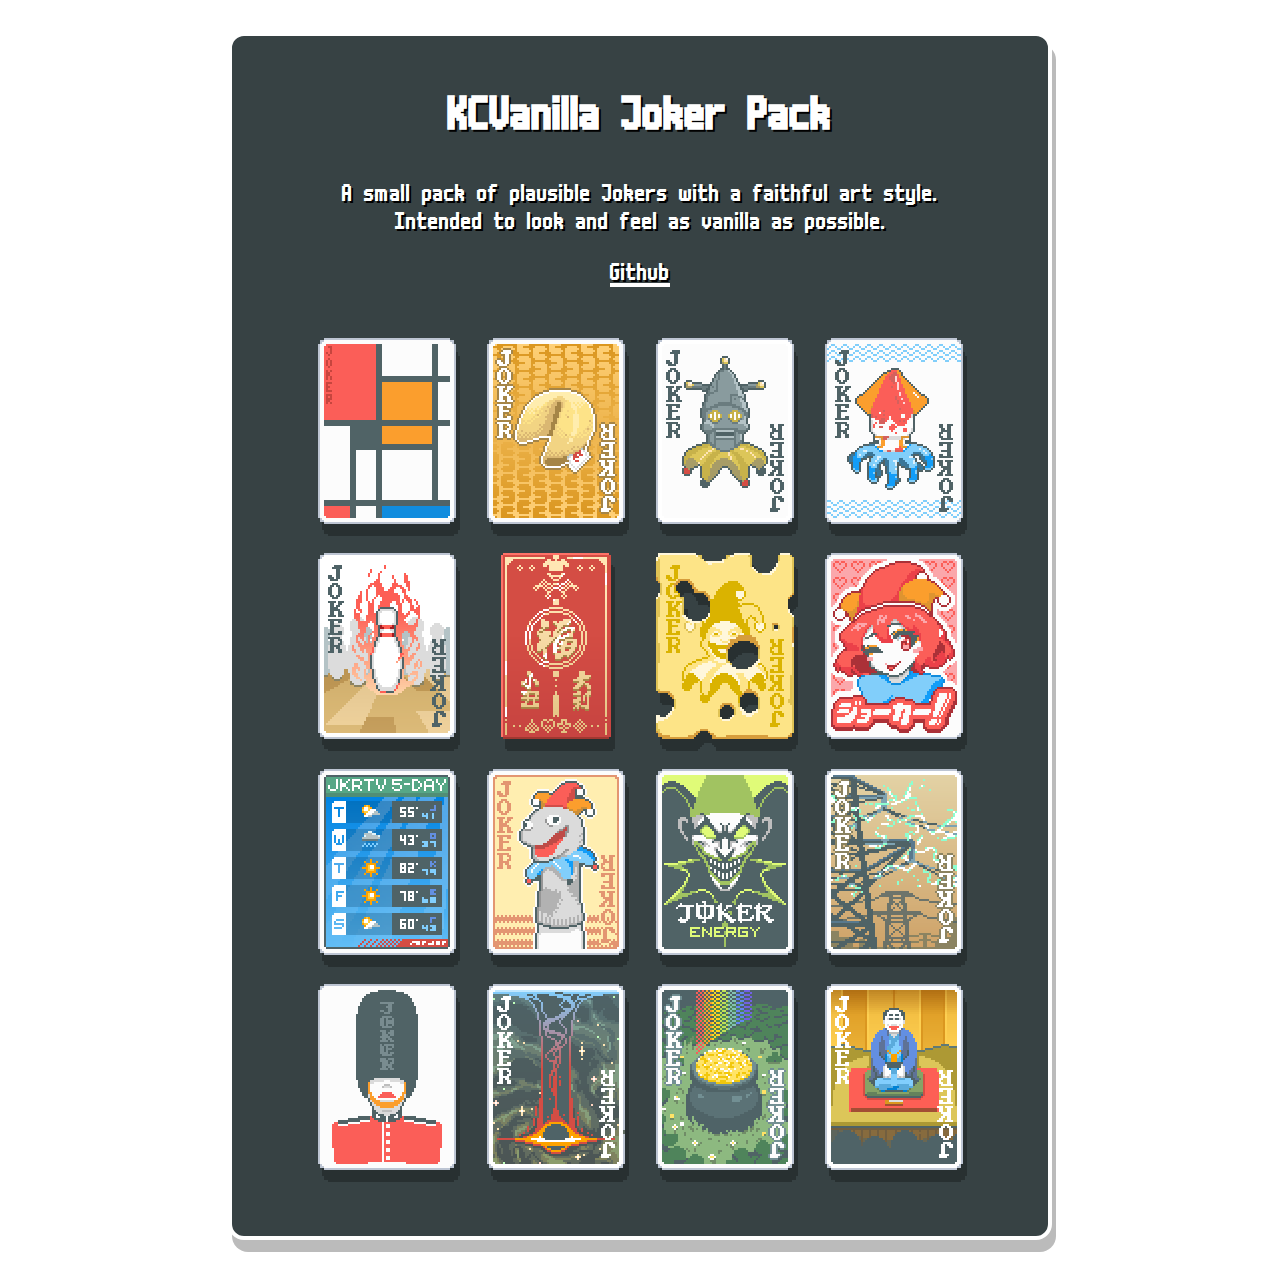
<file: index.html>
<!DOCTYPE html>
<html lang="en">
	<head>
		<meta charset="UTF-8" />
		<meta name="viewport" content="width=device-width, initial-scale=1.0" />
		<title>KCVanilla Joker Pack</title>
		<script src="https://xemantic.github.io/shader-web-background/dist/shader-web-background.min.js"></script>
		<script type="x-shader/x-fragment" id="image">
			precision mediump float;
			#define SPIN_EASE 0.8
			#define spin_time 5.
			#define spin_amount 0.3
			#define contrast 3.

			// #define PIXEL_SIZE_FAC 700.

			// default colours
			// #define colour_1 vec4(1.0,0.3725490196,0.3333333333,1.0)
			// #define colour_2 vec4(0.0,0.6156862745,1.0,1.0)
			// #define colour_3 vec4(0.2156862745,0.2588235294,0.2666666667,1.0)

			#define colour_1 vec4(0.75, 0.6, 0.4, 1.0)
			#define colour_2 vec4(0.65, 0.5, 0.34, 1)
			#define colour_3 vec4(0.85, 0.8, 0.75, 1)

			uniform vec2 iResolution;
			uniform float iTime;

			void main( )
			{
			  // uncomment to enable pixelated bg
			  // float pixel_size = length(iResolution.xy)/PIXEL_SIZE_FAC;
			  float pixel_size = 1.0;
			  vec2 uv = (floor(gl_FragCoord.xy*(1./pixel_size))*pixel_size - 0.5*iResolution.xy)/length(iResolution.xy) - vec2(0.12, 0.);

			  float uv_len = length(uv);

			  float speed = (spin_time*SPIN_EASE*0.2) + 302.2;
			  float new_pixel_angle = (atan(uv.y, uv.x)) + speed - SPIN_EASE*20.*(1.*spin_amount*uv_len + (1. - 1.*spin_amount));

			  vec2 mid = vec2(0.5, 0.5);
			  uv = (vec2((uv_len * cos(new_pixel_angle) + mid.x), (uv_len * sin(new_pixel_angle) + mid.y)) - mid);

			  uv *= 30.;
			  speed = iTime*(2.);
			  vec2 uv2 = vec2(uv.x+uv.y);

			  for(int i=0; i < 5; i++) {
			    uv2 += sin(max(uv.x, uv.y)) + uv;
			    uv  += 0.5*vec2(cos(5.1123314 + 0.353*uv2.y + speed*0.131121),sin(uv2.x - 0.113*speed));
			    uv  -= 1.0*cos(uv.x + uv.y) - 1.0*sin(uv.x*0.711 - uv.y);
			  }

			  float contrast_mod = (0.25*contrast + 0.5*spin_amount + 1.2);
			  float paint_res =min(2., max(0.,length(uv)*(0.035)*contrast_mod));
			  float c1p = max(0.,1. - contrast_mod*abs(1.-paint_res));
			  float c2p = max(0.,1. - contrast_mod*abs(paint_res));
			  float c3p = 1. - min(1., c1p + c2p);

			  // Output to screen
			  gl_FragColor = (0.3/contrast)*colour_1 + (1. - 0.3/contrast)*(colour_1*c1p + colour_2*c2p + vec4(c3p*colour_3.rgb, c3p*colour_1.a));
			}
		</script>

		<link rel="stylesheet" href="site/normalize.css" />
		<link rel="stylesheet" href="site/style.css" />
	</head>

	<body>
		<script>
			let t = 0;
			requestAnimationFrame(function update() {
				t += 1 / 120;
				requestAnimationFrame(update);
			});
			shaderWebBackground.shade({
				shaders: {
					image: {
						uniforms: {
							iResolution: (gl, loc, ctx) => gl.uniform2f(loc, ctx.width, ctx.height),
							iTime: (gl, loc, ctx) => gl.uniform1f(loc, t),
						},
					},
				},
			});
		</script>
		<main>
			<h1>KCVanilla Joker Pack</h1>
			<div class="desc">
				<p>
					A small pack of plausible Jokers with a faithful art style.<br />Intended to
					look and feel as vanilla as possible.
				</p>
				<p><a href="https://github.com/kcgidw/kcvanilla">Github</a></p>
			</div>
			<div class="jokers">
				<img src="assets/originals/mondrian.png" />
				<img src="assets/originals/fortunecookie.png" />
				<img src="assets/originals/robo.png" />
				<img src="assets/originals/squid.png" />
				<img src="assets/originals/tenpin.png" />
				<img src="assets/originals/redenvelope.png" />
				<img src="assets/originals/cheese.png" />
				<img src="assets/originals/chan.png" />
				<img src="assets/originals/5day.png" />
				<img src="assets/originals/sock.png" />
				<img src="assets/originals/energy.png" />
				<img src="assets/originals/powergrid.png" />
				<img src="assets/originals/guard.png" />
				<img src="assets/originals/collapse.png" />
				<img src="assets/originals/irish.png" />
				<img src="assets/originals/rakugo.png" />
			</div>
		</main>
	</body>
</html>
</file>
<file: site/style.css>
/* import m6x11plus.ttf */

@font-face {
	font-family: 'm6x11plus';
	src: url('m6x11plus.ttf') format('truetype');
}

html,
body {
	margin: 0;
	min-height: 100vh;
}

body,
a {
	font-family: 'm6x11plus';
	text-shadow: #000 2px 2px 0px;
}

a {
	color: white;
	border-bottom: solid 4px white;
	text-decoration: none;
}

main {
	text-align: center;
	margin: 2rem auto;
	padding: 3rem;
	color: white;
	max-width: 45rem;
	display: flex;
	flex-direction: column;
	gap: 1rem;
	align-items: center;
	background-color: #374244;
	border: solid 4px white;
	border-radius: 1rem;
	box-shadow: 4px 12px #0004;
}

h1 {
	font-size: 3rem;
	margin: 0;
}

.desc {
	font-size: 1.5rem;
}

.jokers img {
	height: 190px;
	image-rendering: pixelated;
	filter: drop-shadow(4px 12px 0 #0004);
	margin: 10px;
}
</file>
